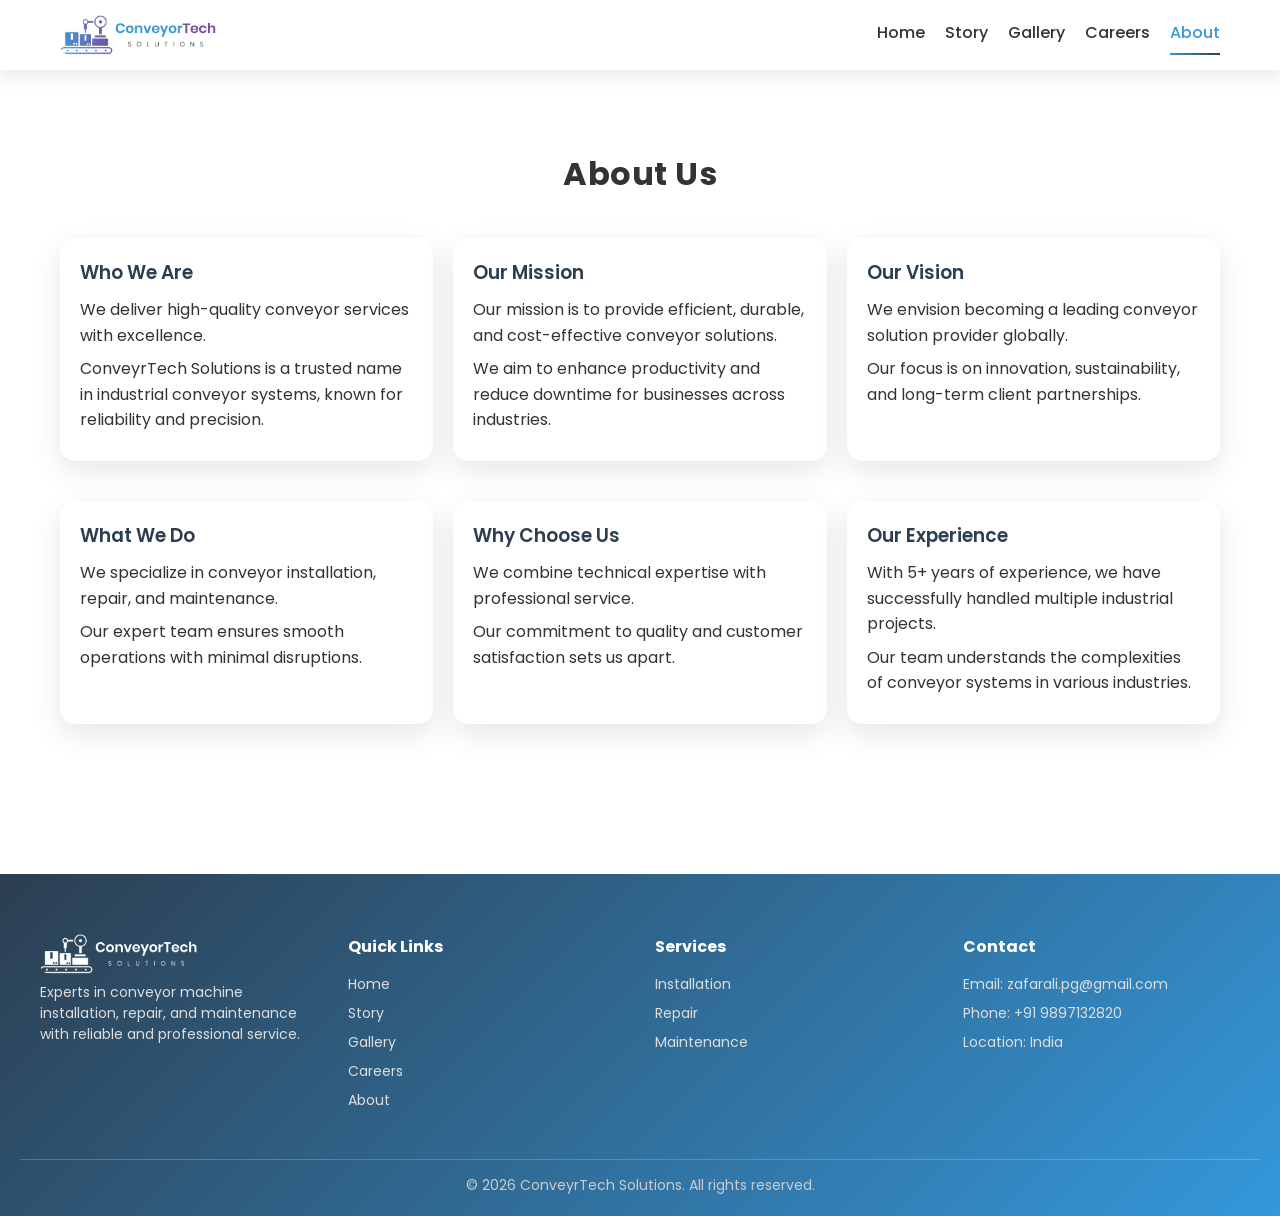
<file: about.html>
<!DOCTYPE html>
<html>
<head>
<title>About</title>
<link rel="stylesheet" href="style.css">
<link rel="preconnect" href="https://fonts.googleapis.com">
<link rel="preconnect" href="https://fonts.gstatic.com" crossorigin>
<link href="https://fonts.googleapis.com/css2?family=Poppins:wght@300;400;500;600;700&display=swap" rel="stylesheet">
</head>
<body>

<nav class="navbar">
<div class="nav-container">
<!-- <a href="index.html" class="logo">ConveyrTech</a> -->
    <a href="index.html" class="logo"><img src="assets/Navbar_Logo.png" alt=""></a>

<div class="nav-menu">
<a href="index.html" class="nav-link">Home</a>
<a href="story.html" class="nav-link">Story</a>
<a href="gallery.html" class="nav-link">Gallery</a>
<a href="careers.html" class="nav-link">Careers</a>
<a href="about.html" class="nav-link">About</a>
</div>
</div>
</nav>

<section class="section">
<h2 class="section-title">About Us</h2>

<div class="grid grid-2">

  <div class="card">
    <h3>Who We Are</h3>
    <p>We deliver high-quality conveyor services with excellence.</p>
    <p>ConveyrTech Solutions is a trusted name in industrial conveyor systems, known for reliability and precision.</p>
  </div>

  <div class="card">
    <h3>Our Mission</h3>
    <p>Our mission is to provide efficient, durable, and cost-effective conveyor solutions.</p>
    <p>We aim to enhance productivity and reduce downtime for businesses across industries.</p>
  </div>

  <div class="card">
    <h3>Our Vision</h3>
    <p>We envision becoming a leading conveyor solution provider globally.</p>
    <p>Our focus is on innovation, sustainability, and long-term client partnerships.</p>
  </div>

  <div class="card">
    <h3>What We Do</h3>
    <p>We specialize in conveyor installation, repair, and maintenance.</p>
    <p>Our expert team ensures smooth operations with minimal disruptions.</p>
  </div>

  <div class="card">
    <h3>Why Choose Us</h3>
    <p>We combine technical expertise with professional service.</p>
    <p>Our commitment to quality and customer satisfaction sets us apart.</p>
  </div>

  <div class="card">
    <h3>Our Experience</h3>
    <p>With 5+ years of experience, we have successfully handled multiple industrial projects.</p>
    <p>Our team understands the complexities of conveyor systems in various industries.</p>
  </div>

</div>

</section>
<footer class="footer">
  <div class="footer-container">

    <!-- Company Info -->
    <div class="footer-col">
      <!-- <h3 class="footer-logo">ConveyrTech</h3> -->
    <a href="index.html" class="logo"><img src="assets/Footer_Logo.png" alt=""></a>

      <p>Experts in conveyor machine installation, repair, and maintenance with reliable and professional service.</p>
    </div>

    <!-- Quick Links -->
    <div class="footer-col">
      <h4>Quick Links</h4>
      <a href="index.html">Home</a>
      <a href="story.html">Story</a>
      <a href="gallery.html">Gallery</a>
      <a href="careers.html">Careers</a>
      <a href="about.html">About</a>
    </div>

    <!-- Services -->
    <div class="footer-col">
      <h4>Services</h4>
      <p>Installation</p>
      <p>Repair</p>
      <p>Maintenance</p>
    </div>

    <!-- Contact -->
    <div class="footer-col">
      <h4>Contact</h4>
      <a href="mailto:zafarali.pg@gmail.com"><p>Email: zafarali.pg@gmail.com</p></a>
      <a href="https://wa.me/9897132820"><p>Phone: +91 9897132820</p> </a>
      <p>Location: India</p>
    </div>

  </div>

  <div class="footer-bottom">
    <p>© 2026 ConveyrTech Solutions. All rights reserved.</p>
  </div>
</footer>

<script src="script.js"></script>
</body>
</html>
</file>
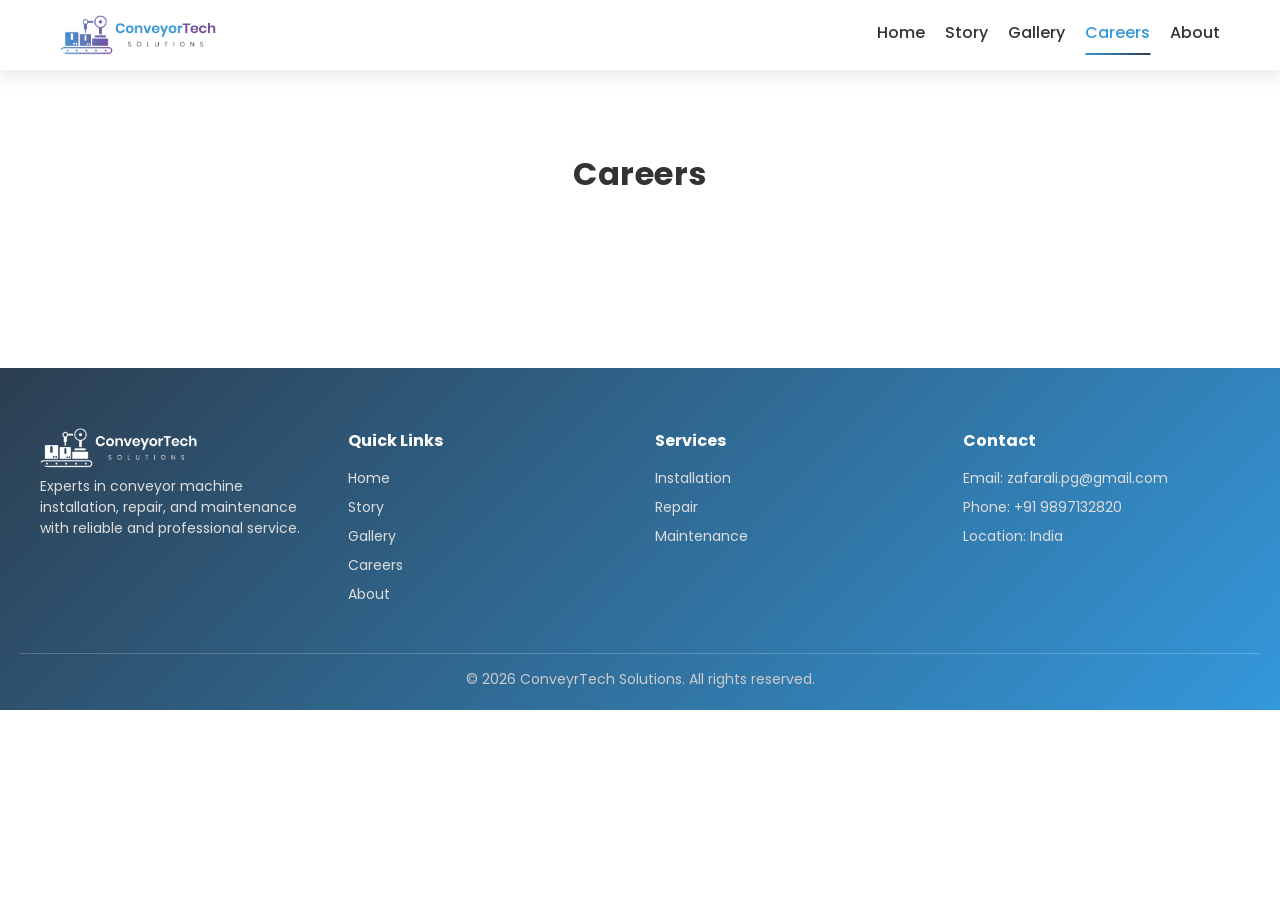
<file: careers.html>
<!DOCTYPE html>
<html>
<head>
<title>Careers</title>
<link rel="stylesheet" href="style.css">
<link rel="preconnect" href="https://fonts.googleapis.com">
<link rel="preconnect" href="https://fonts.gstatic.com" crossorigin>
<link href="https://fonts.googleapis.com/css2?family=Poppins:wght@300;400;500;600;700&display=swap" rel="stylesheet">
</head>
<body>

<nav class="navbar">
<div class="nav-container">
<!-- <a href="index.html" class="logo">ConveyrTech</a> -->
    <a href="index.html" class="logo"><img src="assets/Navbar_Logo.png" alt=""></a>

<div class="nav-menu">
<a href="index.html" class="nav-link">Home</a>
<a href="story.html" class="nav-link">Story</a>
<a href="gallery.html" class="nav-link">Gallery</a>
<a href="careers.html" class="nav-link">Careers</a>
<a href="about.html" class="nav-link">About</a>
</div>
</div>
</nav>

<section class="section">
<h2 class="section-title">Careers</h2>

<!-- Positions -->

<!-- 
<div class="card">
<h3>Technician</h3>
<p>Looking for skilled workers.</p>
</div> -->

</section>

<footer class="footer">
  <div class="footer-container">

    <!-- Company Info -->
    <div class="footer-col">
      <!-- <h3 class="footer-logo">ConveyrTech</h3> -->
    <a href="index.html" class="logo"><img src="assets/Footer_Logo.png" alt=""></a>

      <p>Experts in conveyor machine installation, repair, and maintenance with reliable and professional service.</p>
    </div>

    <!-- Quick Links -->
    <div class="footer-col">
      <h4>Quick Links</h4>
      <a href="index.html">Home</a>
      <a href="story.html">Story</a>
      <a href="gallery.html">Gallery</a>
      <a href="careers.html">Careers</a>
      <a href="about.html">About</a>
    </div>

    <!-- Services -->
    <div class="footer-col">
      <h4>Services</h4>
      <p>Installation</p>
      <p>Repair</p>
      <p>Maintenance</p>
    </div>

    <!-- Contact -->
    <div class="footer-col">
      <h4>Contact</h4>
      <a href="mailto:zafarali.pg@gmail.com"><p>Email: zafarali.pg@gmail.com</p></a>
      <a href="https://wa.me/9897132820"><p>Phone: +91 9897132820</p> </a>
      <p>Location: India</p>
    </div>

  </div>

  <div class="footer-bottom">
    <p>© 2026 ConveyrTech Solutions. All rights reserved.</p>
  </div>
</footer>

<script src="script.js"></script>
</body>
</html>
</file>
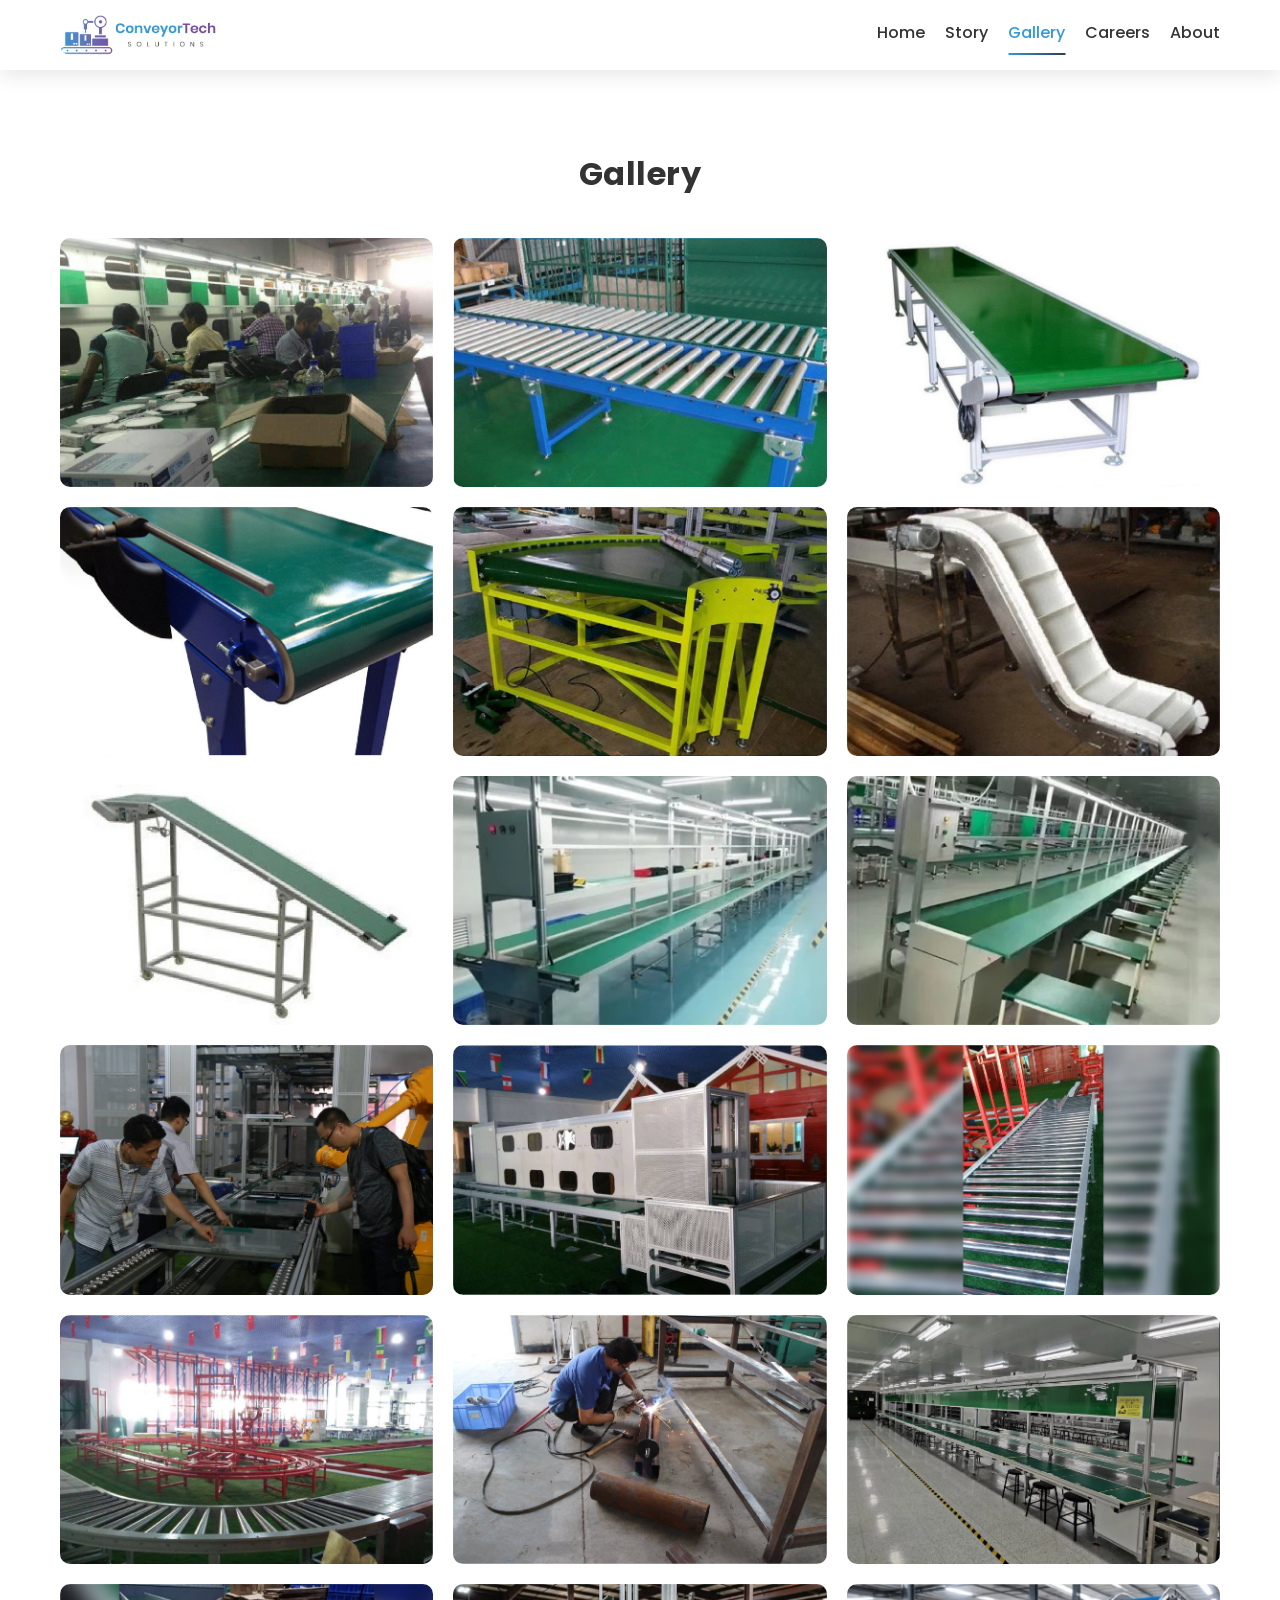
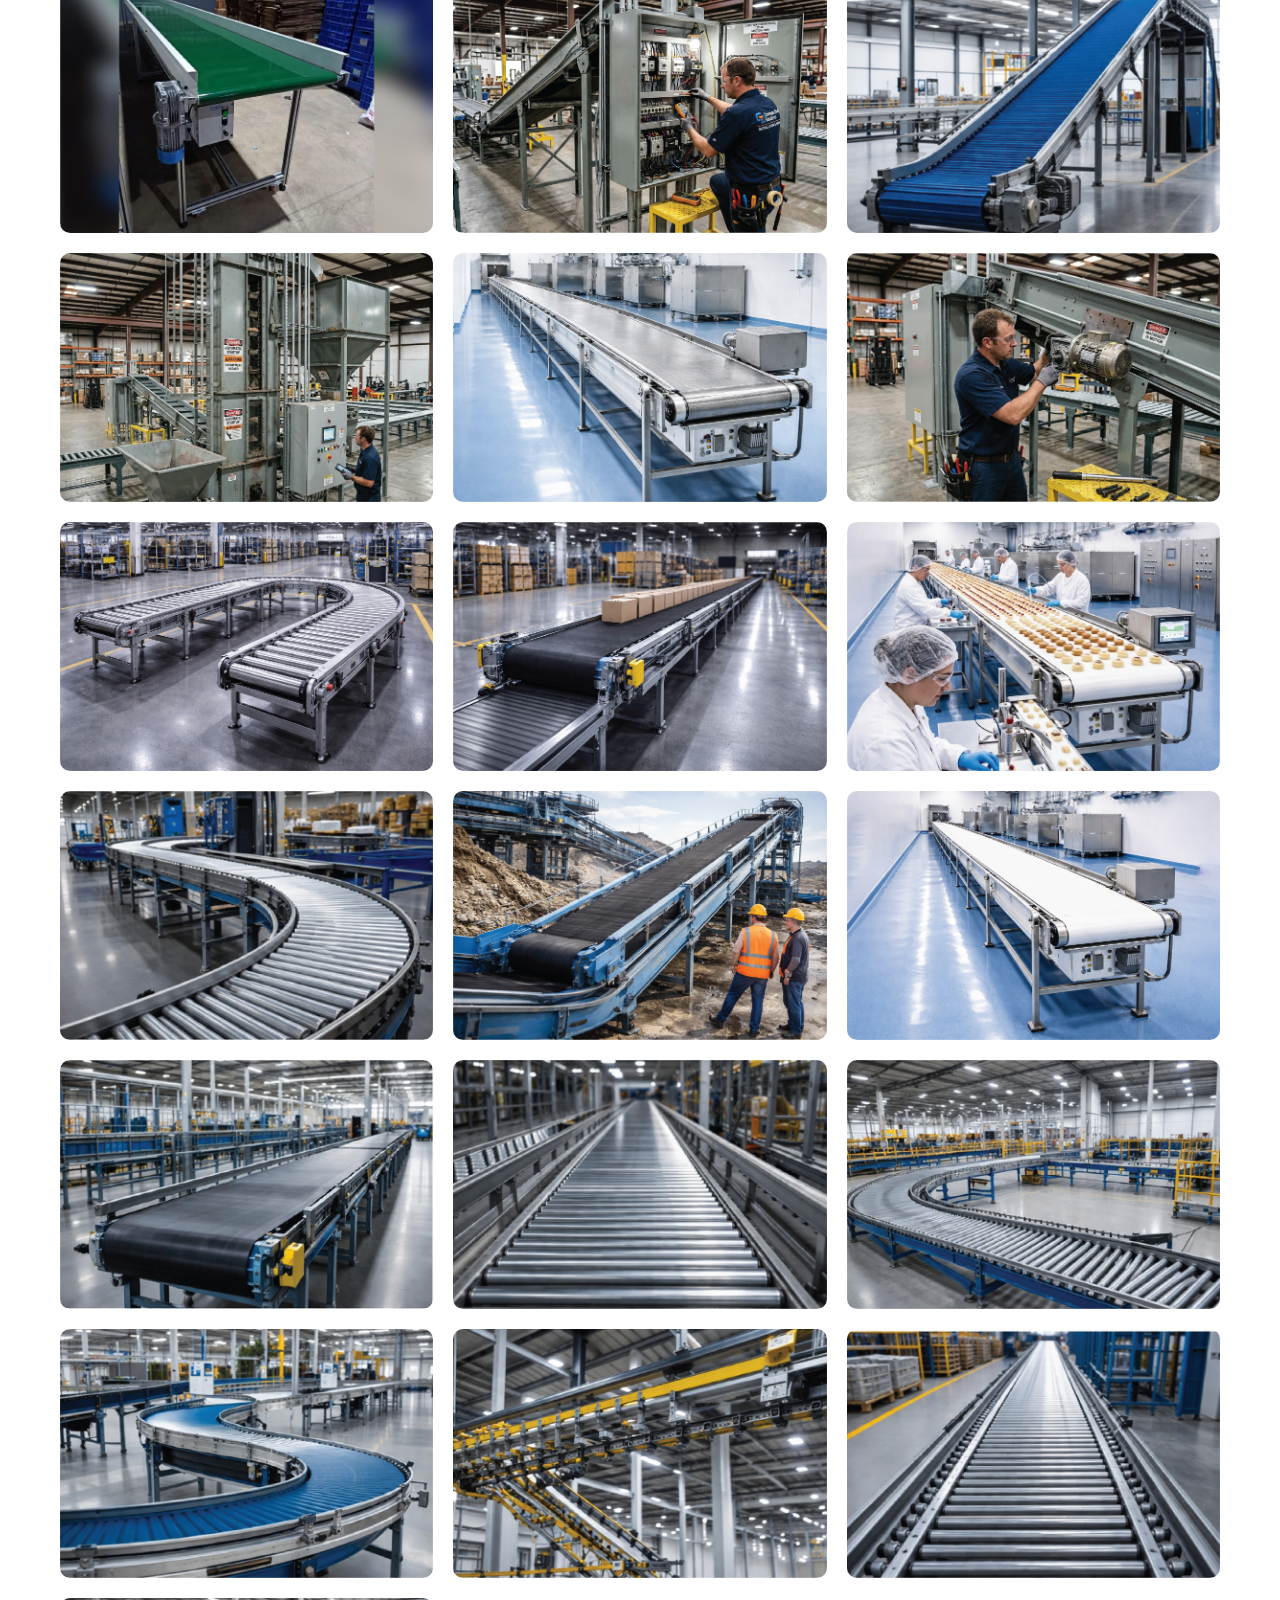
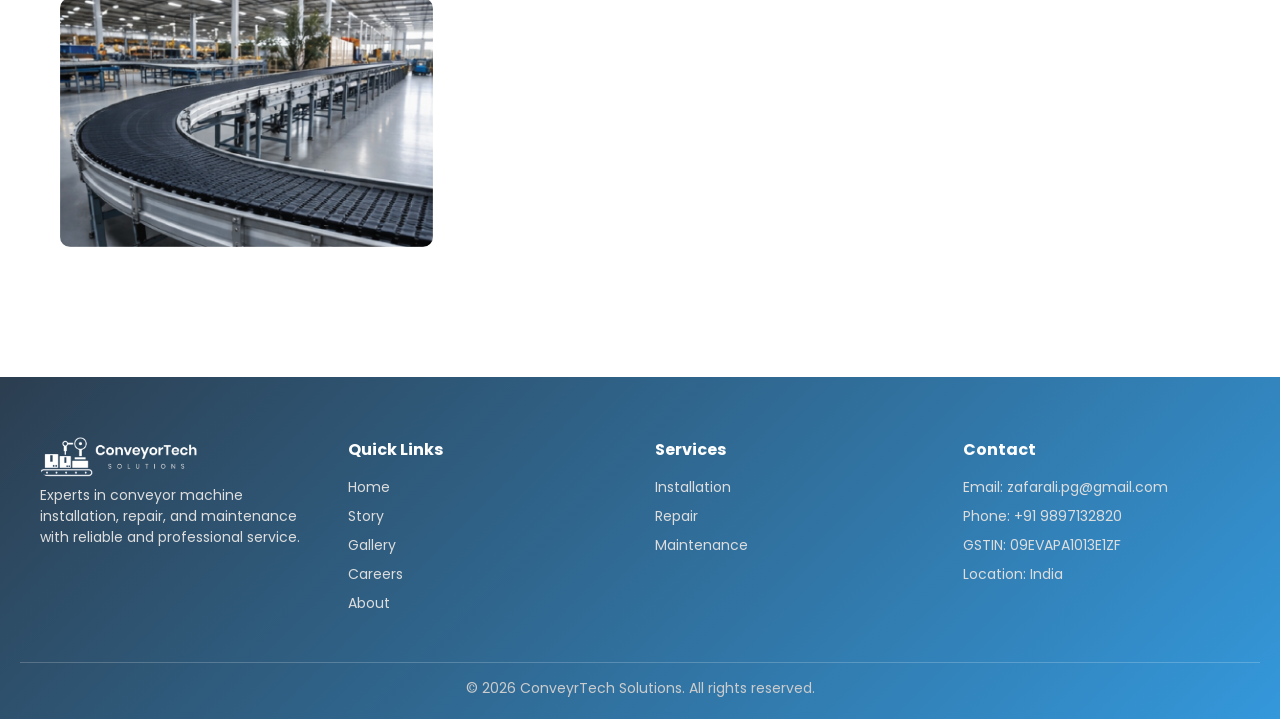
<file: gallery.html>
<!DOCTYPE html>
<html>
<head>
<title>Gallery</title>
<link rel="stylesheet" href="style.css">
<link rel="preconnect" href="https://fonts.googleapis.com">
<link rel="preconnect" href="https://fonts.gstatic.com" crossorigin>
<link href="https://fonts.googleapis.com/css2?family=Poppins:wght@300;400;500;600;700&display=swap" rel="stylesheet">
</head>
<body>

<nav class="navbar">
<div class="nav-container">
<!-- <a href="index.html" class="logo">ConveyrTech</a> -->
    <a href="index.html" class="logo"><img src="assets/Navbar_Logo.png" alt=""></a>

<div class="nav-menu">
<a href="index.html" class="nav-link">Home</a>
<a href="story.html" class="nav-link">Story</a>
<a href="gallery.html" class="nav-link">Gallery</a>
<a href="careers.html" class="nav-link">Careers</a>
<a href="about.html" class="nav-link">About</a>
</div>
</div>
</nav>

<section class="section">
<h2 class="section-title">Gallery</h2>

<div class="grid gallery-grid">
  <!-- 16 Images -->
  <img src="assets/300x200/43.png" class="gallery-img">
  <img src="assets/300x200/35.png" class="gallery-img">
  <img src="assets/300x200/36.png" class="gallery-img">

  <img src="assets/300x200/37.png" class="gallery-img">
  <img src="assets/300x200/38.png" class="gallery-img">
  <img src="assets/300x200/39.png" class="gallery-img">

  <img src="assets/300x200/40.png" class="gallery-img">
  <img src="assets/300x200/41.png" class="gallery-img">
  <img src="assets/300x200/42.png" class="gallery-img">

  <img src="assets/300x200/34.png" class="gallery-img">
  <img src="assets/300x200/44.png" class="gallery-img">
  <img src="assets/300x200/45.png" class="gallery-img">

  <img src="assets/300x200/46.png" class="gallery-img">
  <img src="assets/300x200/47.png" class="gallery-img">
  <img src="assets/300x200/48.png" class="gallery-img">

  <img src="assets//300x200/49.png" class="gallery-img">
  <img src="assets/300x200/3.png" class="gallery-img">
  <img src="assets/300x200/0.png" class="gallery-img">

  <img src="assets/300x200/2.png" class="gallery-img">
  <img src="assets/300x200/1.png" class="gallery-img">
  <img src="assets/300x200/4.png" class="gallery-img">

  <img src="assets/300x200/5.png" class="gallery-img">
  <img src="assets/300x200/6.png" class="gallery-img">
  <img src="assets/300x200/7.png" class="gallery-img">
  <img src="assets/300x200/9.png" class="gallery-img">

  <img src="assets/300x200/10.png" class="gallery-img">
  <img src="assets/300x200/11.png" class="gallery-img">
  <img src="assets/300x200/8.png" class="gallery-img">

  <img src="assets/300x200/13.png" class="gallery-img">
  <img src="assets/300x200/14.png" class="gallery-img">
  <img src="assets/300x200/12.png" class="gallery-img">

  <img src="assets/300x200/16.png" class="gallery-img">
  <img src="assets/300x200/17.png" class="gallery-img">
  <img src="assets/300x200/15.png" class="gallery-img">
  
  

</div>

<!-- Lightbox -->
<div id="lightbox">
  <span class="close">&times;</span>
  <img id="lightbox-img">
</div>

</section>

<footer class="footer">
  <div class="footer-container">

    <!-- Company Info -->
    <div class="footer-col">
      <!-- <h3 class="footer-logo">ConveyrTech</h3> -->
    <a href="index.html" class="logo"><img src="assets/Footer_Logo.png" alt=""></a>

      <p>Experts in conveyor machine installation, repair, and maintenance with reliable and professional service.</p>
    </div>

    <!-- Quick Links -->
    <div class="footer-col">
      <h4>Quick Links</h4>
      <a href="index.html">Home</a>
      <a href="story.html">Story</a>
      <a href="gallery.html">Gallery</a>
      <a href="careers.html">Careers</a>
      <a href="about.html">About</a>
    </div>

    <!-- Services -->
    <div class="footer-col">
      <h4>Services</h4>
      <p>Installation</p>
      <p>Repair</p>
      <p>Maintenance</p>
    </div>

    <!-- Contact -->
    <div class="footer-col">
      <h4>Contact</h4>
      <a href="mailto:zafarali.pg@gmail.com"><p>Email: zafarali.pg@gmail.com</p></a>
      <a href="https://wa.me/9897132820"><p>Phone: +91 9897132820</p></a>
      <p>GSTIN: 09EVAPA1013E1ZF</p>
      <p>Location: India</p>
    </div>

  </div>

  <div class="footer-bottom">
    <p>© 2026 ConveyrTech Solutions. All rights reserved.</p>
  </div>
</footer>

<script src="script.js"></script>
</body>
</html>
</file>
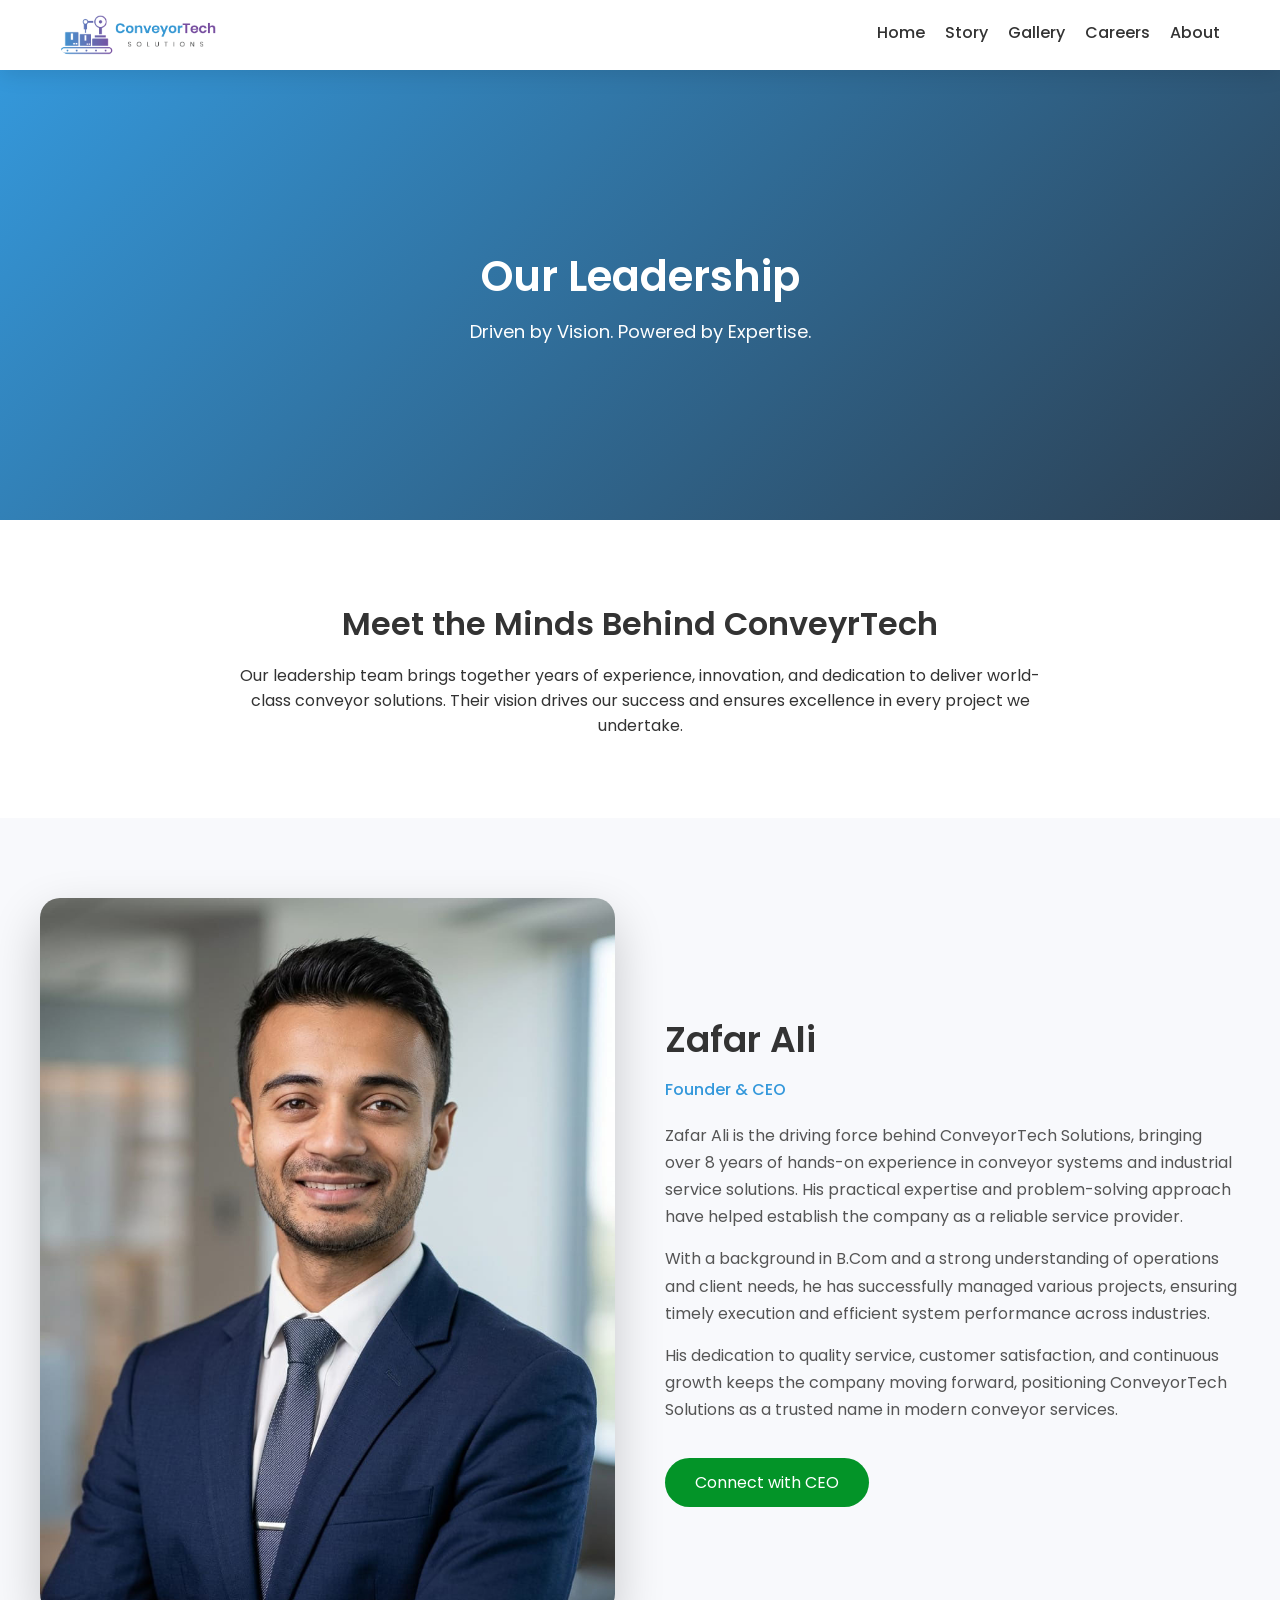
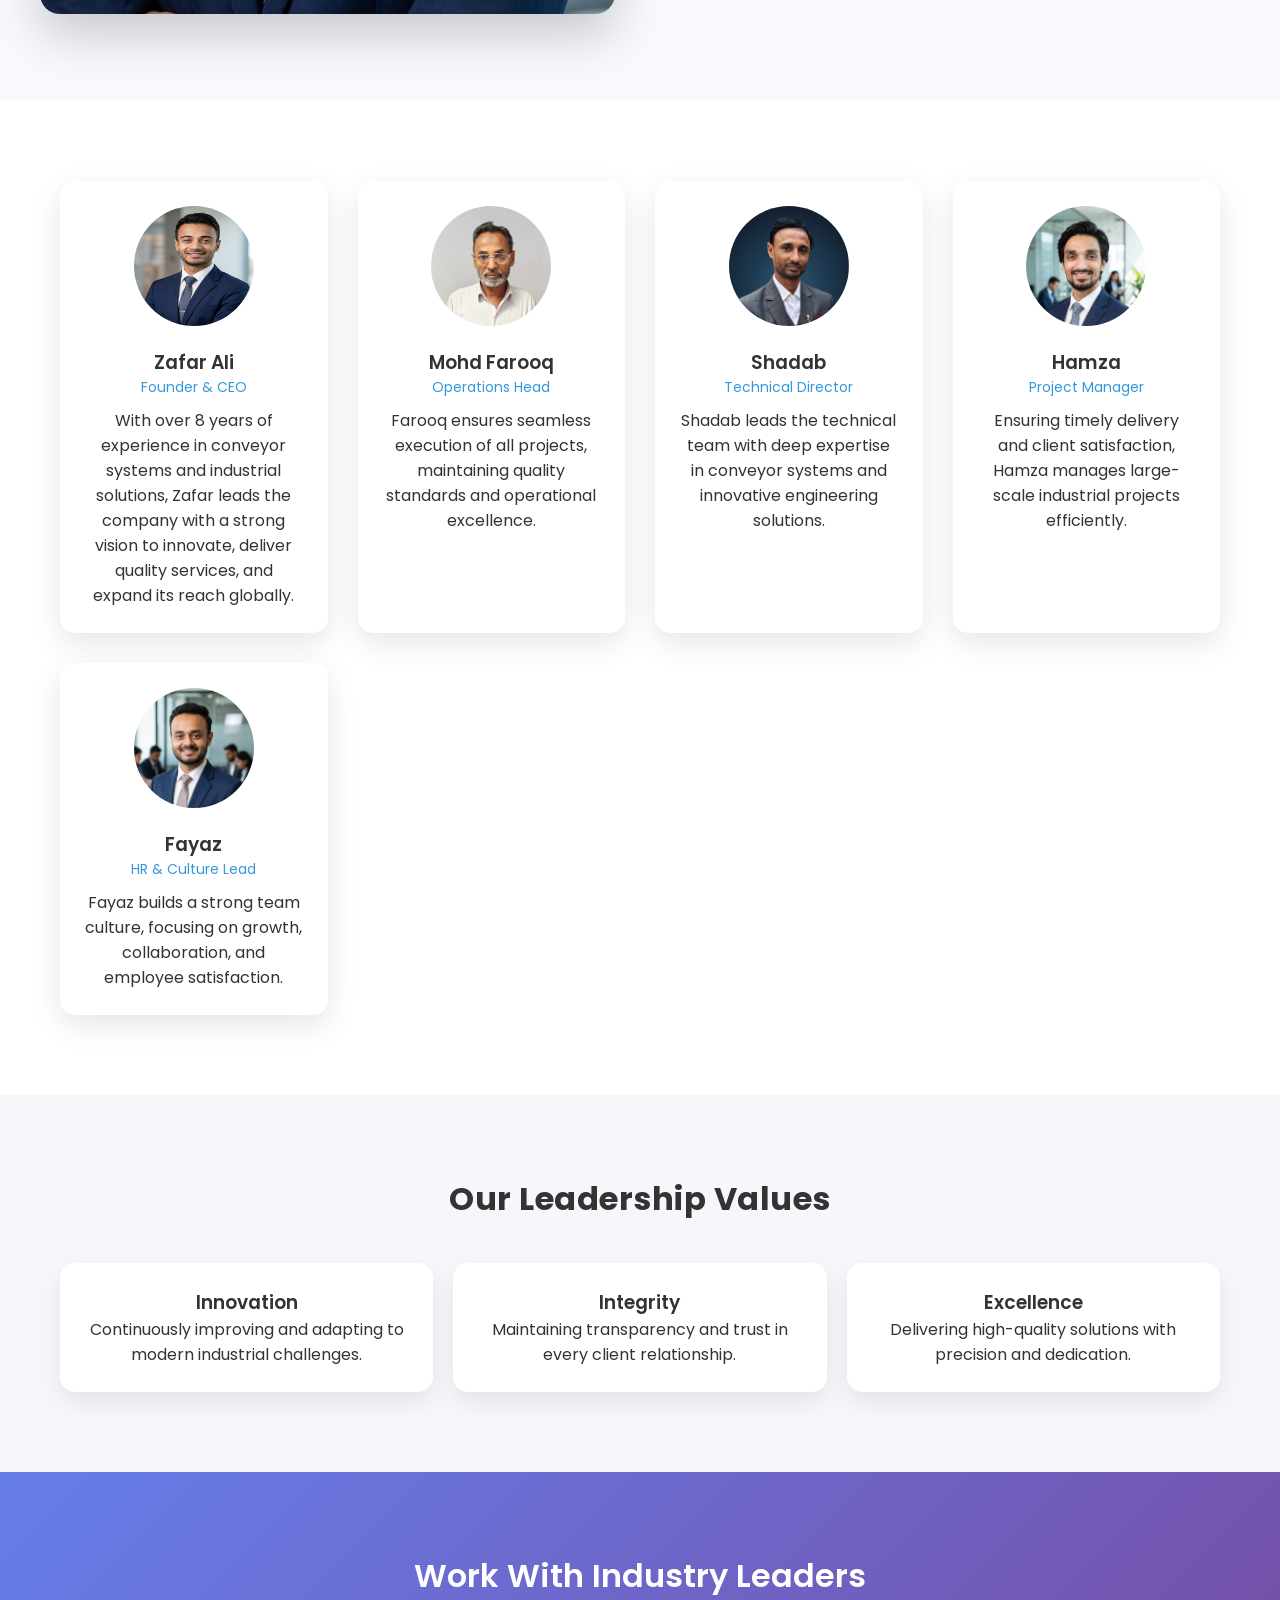
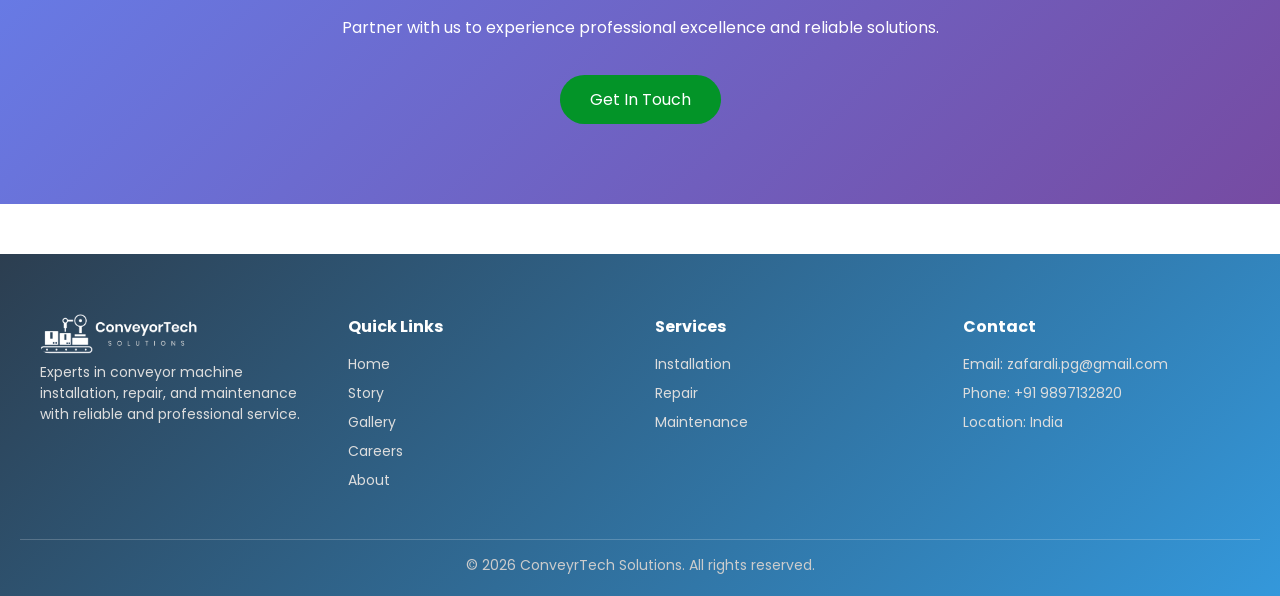
<file: leadership.html>
<!DOCTYPE html>
<html lang="en">
<head>
<link rel="preconnect" href="https://fonts.googleapis.com">
<link rel="preconnect" href="https://fonts.gstatic.com" crossorigin>
<link href="https://fonts.googleapis.com/css2?family=Poppins:wght@300;400;500;600;700&display=swap" rel="stylesheet">
<meta charset="UTF-8">
<title>Leadership - ConveyrTech Solutions</title>
<link rel="stylesheet" href="style.css">
</head>
<body>

<!-- NAVBAR -->
<nav class="navbar">
  <div class="nav-container">
    <!-- <a href="index.html" class="logo">ConveyrTech</a> -->
    <a href="index.html" class="logo"><img src="assets/Navbar_Logo.png" alt=""></a>

    <div class="nav-menu">
      <a href="index.html" class="nav-link">Home</a>
      <a href="story.html" class="nav-link">Story</a>
      <a href="gallery.html" class="nav-link">Gallery</a>
      <a href="careers.html" class="nav-link">Careers</a>
      <a href="about.html" class="nav-link">About</a>
    </div>
  </div>
</nav>

<!-- HERO -->
<section class="leadership-hero">
  <h1>Our Leadership</h1>
  <p>Driven by Vision. Powered by Expertise.</p>
</section>

<!-- INTRO -->
<section class="section">
  <div class="leadership-intro">
    <h2>Meet the Minds Behind ConveyrTech</h2>
    <p>
      Our leadership team brings together years of experience, innovation, and dedication 
      to deliver world-class conveyor solutions. Their vision drives our success and ensures 
      excellence in every project we undertake.
    </p>
  </div>
</section>

<!-- CEO Highlight -->
<section class="ceo-section">
  <div class="ceo-container">

    <!-- Image -->
    <div class="ceo-image">
      <img src="assets/CEO.jpeg" alt="CEO">
    </div>

    <!-- Content -->
    <div class="ceo-content">
      <h2>Zafar Ali</h2>
      <span class="ceo-role">Founder & CEO</span>

      <p>
        Zafar Ali is the driving force behind ConveyorTech Solutions, bringing over 8 years of hands-on experience in
        conveyor systems and industrial service solutions. His practical expertise and problem-solving approach have
        helped establish the company as a reliable service provider.
      </p>

      <p>
      With a background in B.Com and a strong understanding of operations and client needs, he has successfully
      managed various projects, ensuring timely execution and efficient system performance across industries.
    </p>

      <p>
      His dedication to quality service, customer satisfaction, and continuous growth keeps the company moving
      forward, positioning ConveyorTech Solutions as a trusted name in modern conveyor services.
    </p>

      <a href="#" class="cta-button">Connect with CEO</a>
    </div>

  </div>
</section>


<!-- LEADERS GRID -->
<section class="section">
  <div class="grid grid-3 leadership-grid">

    <!-- Leader 1 -->
    <div class="leader-card">
      <img src="assets/CEO.jpeg">
      <h3>Zafar Ali</h3>
      <span>Founder & CEO</span>
      <p>With over 8 years of experience in conveyor systems and industrial solutions, Zafar leads the
        company with a strong vision to innovate, deliver quality services, and expand its reach globally.</p>
    </div>

    <!-- Leader 2 -->
    <div class="leader-card">
      <img src="assets/Farroq.png">
      <h3>Mohd Farooq</h3>
      <span>Operations Head</span>
      <p>Farooq ensures seamless execution of all projects, maintaining quality standards and operational excellence.</p>
    </div>

    <!-- Leader 3 -->
    <div class="leader-card">
      <img src="assets/Shadab.png">
      <h3>Shadab</h3>
      <span>Technical Director</span>
      <p>Shadab leads the technical team with deep expertise in conveyor systems and innovative engineering solutions.</p>
    </div>

    <!-- Leader 4 -->
    <div class="leader-card">
      <img src="assets/Hamza.png">
      <h3>Hamza</h3>
      <span>Project Manager</span>
      <p>Ensuring timely delivery and client satisfaction, Hamza manages large-scale industrial projects efficiently.</p>
    </div>

    <!-- Leader 5 -->
    <div class="leader-card">
      <img src="assets/Fayaz.png">
      <h3>Fayaz</h3>
      <span>HR & Culture Lead</span>
      <p>Fayaz builds a strong team culture, focusing on growth, collaboration, and employee satisfaction.</p>
    </div>
  </div>
</section>

<!-- VALUES SECTION -->
<section class="leadership-values">
  <div class="section">
    <h2 class="section-title">Our Leadership Values</h2>

    <div class="grid grid-3">

      <div class="value-card">
        <h3>Innovation</h3>
        <p>Continuously improving and adapting to modern industrial challenges.</p>
      </div>

      <div class="value-card">
        <h3>Integrity</h3>
        <p>Maintaining transparency and trust in every client relationship.</p>
      </div>

      <div class="value-card">
        <h3>Excellence</h3>
        <p>Delivering high-quality solutions with precision and dedication.</p>
      </div>

    </div>
  </div>
</section>

<!-- CTA -->
<section class="leadership-cta">
  <h2>Work With Industry Leaders</h2>
  <p>Partner with us to experience professional excellence and reliable solutions.</p>
  <a href="https://wa.me/9897132820" class="cta-button">Get In Touch</a>
</section>

<footer class="footer">
  <div class="footer-container">

    <!-- Company Info -->
    <div class="footer-col">
      <!-- <h3 class="footer-logo">ConveyrTech</h3> -->
    <a href="index.html" class="logo"><img src="assets/Footer_Logo.png" alt=""></a>

      <p>Experts in conveyor machine installation, repair, and maintenance with reliable and professional service.</p>
    </div>

    <!-- Quick Links -->
    <div class="footer-col">
      <h4>Quick Links</h4>
      <a href="index.html">Home</a>
      <a href="story.html">Story</a>
      <a href="gallery.html">Gallery</a>
      <a href="careers.html">Careers</a>
      <a href="about.html">About</a>
    </div>

    <!-- Services -->
    <div class="footer-col">
      <h4>Services</h4>
      <p>Installation</p>
      <p>Repair</p>
      <p>Maintenance</p>
    </div>

    <!-- Contact -->
    <div class="footer-col">
      <h4>Contact</h4>
      <a href="mailto:zafarali.pg@gmail.com"><p>Email: zafarali.pg@gmail.com</p></a>
      <a href="https://wa.me/9897132820"><p>Phone: +91 9897132820</p> </a>
      <p>Location: India</p>
    </div>

  </div>

  <div class="footer-bottom">
    <p>© 2026 ConveyrTech Solutions. All rights reserved.</p>
  </div>
</footer>

<script src="script.js"></script>
</body>
</html>
</file>
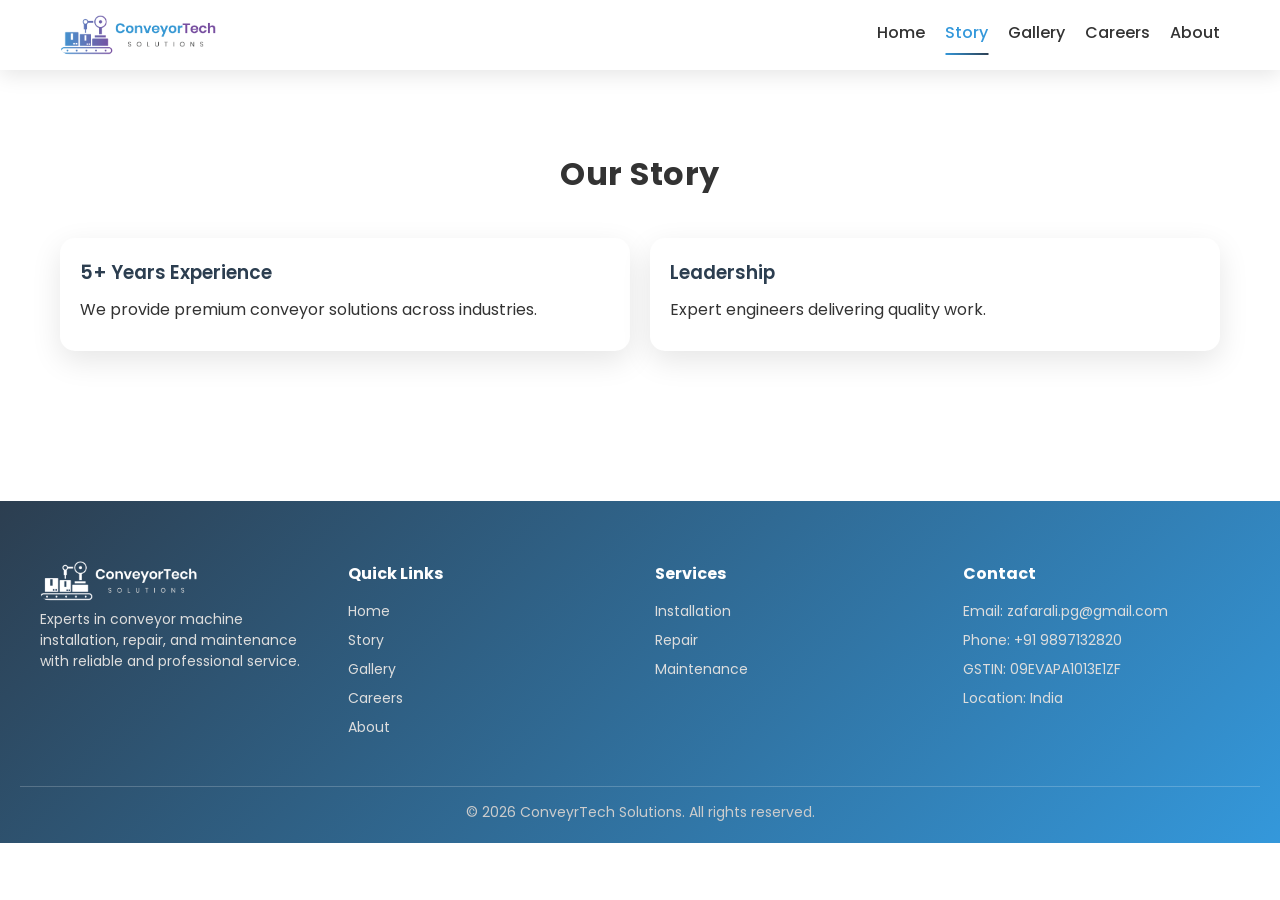
<file: story.html>
<!DOCTYPE html>
<html>
<head>
<title>Story</title>
<link rel="stylesheet" href="style.css">
<link rel="preconnect" href="https://fonts.googleapis.com">
<link rel="preconnect" href="https://fonts.gstatic.com" crossorigin>
<link href="https://fonts.googleapis.com/css2?family=Poppins:wght@300;400;500;600;700&display=swap" rel="stylesheet">
</head>
<body>

<nav class="navbar">
<div class="nav-container">
<!-- <a href="index.html" class="logo">ConveyrTech</a> -->
    <a href="index.html" class="logo"><img src="assets/Navbar_Logo.png" alt=""></a>
<div class="nav-menu">
<a href="index.html" class="nav-link">Home</a>
<a href="story.html" class="nav-link">Story</a>
<a href="gallery.html" class="nav-link">Gallery</a>
<a href="careers.html" class="nav-link">Careers</a>
<a href="about.html" class="nav-link">About</a>
</div>
</div>
</nav>

<section class="section">
<h2 class="section-title">Our Story</h2>

<div class="grid grid-2">
<div class="card">
<h3>5+ Years Experience</h3>
<p>We provide premium conveyor solutions across industries.</p>
</div>

<a href="leadership.html" class="card-link">
  <div class="card leadership-card">
    <h3>Leadership</h3>
    <p>Expert engineers delivering quality work.</p>
  </div>
</a>


</div>

</section>

<footer class="footer">
  <div class="footer-container">

    <!-- Company Info -->
    <div class="footer-col">
      <!-- <h3 class="footer-logo">ConveyrTech</h3> -->
    <a href="index.html" class="logo"><img src="assets/Footer_Logo.png" alt=""></a>

      <p>Experts in conveyor machine installation, repair, and maintenance with reliable and professional service.</p>
    </div>

    <!-- Quick Links -->
    <div class="footer-col">
      <h4>Quick Links</h4>
      <a href="index.html">Home</a>
      <a href="story.html">Story</a>
      <a href="gallery.html">Gallery</a>
      <a href="careers.html">Careers</a>
      <a href="about.html">About</a>
    </div>

    <!-- Services -->
    <div class="footer-col">
      <h4>Services</h4>
      <p>Installation</p>
      <p>Repair</p>
      <p>Maintenance</p>
    </div>

    <!-- Contact -->
    <div class="footer-col">
      <h4>Contact</h4>
      <a href="mailto:zafarali.pg@gmail.com"><p>Email: zafarali.pg@gmail.com</p></a>
      <a href="https://wa.me/9897132820"><p>Phone: +91 9897132820</p></a>
      <p>GSTIN: 09EVAPA1013E1ZF</p>
      <p>Location: India</p>
    </div>

  </div>

  <div class="footer-bottom">
    <p>© 2026 ConveyrTech Solutions. All rights reserved.</p>
  </div>
</footer>

<script src="script.js"></script>
</body>
</html>
</file>
<file: style.css>
* {
    margin: 0;
    padding: 0;
    box-sizing: border-box;
  }
  
  body {
    font-family: 'Poppins', sans-serif;
    color: #333;
    animation: fadeInPage 0.5s ease;
  }

  h1, h2, h3 {
    font-weight: 600;
  }
  
  .nav-link {
    font-weight: 500;
  }
  
  p {
    font-weight: 400;
  }

  .section-title {
    font-weight: 700;
    letter-spacing: 0.5px;
  }
  
  
  /* Page Animation */
  @keyframes fadeInPage {
    from { opacity: 0; transform: translateY(20px);}
    to { opacity: 1; transform: translateY(0);}
  }
  
  /* Navbar */
  .navbar {
    position: sticky;
    top: 0;
    background: white;
    padding: 15px 0;
    box-shadow: 0 5px 20px rgba(0,0,0,0.1);
    z-index: 1000;
  }
  
  .nav-container {
    max-width: 1200px;
    margin: auto;
    display: flex;
    justify-content: space-between;
    padding: 0 20px;
  }
  
  /* .logo {
    font-size: 24px;
    font-weight: bold;
    color: #3498db;
    text-decoration: none;
  }
   */

   .logo {
  display: flex;
  align-items: center;
}


   .logo img {
  height: 40px;   /* Control logo size */
  width: auto;    /* Maintain aspect ratio */
  display: block;
}

  .nav-menu {
    display: flex;
    gap: 20px;
  }
  
  .nav-link {
    position: relative;
    text-decoration: none;
    color: #333;
    font-weight: 500;
    padding: 5px 0;
    transition: color 0.3s ease;
  }
  
  /* Hover color */
  .nav-link:hover {
    color: #3498db;
  }
  
  /* Underline animation */
  .nav-link::after {
    content: "";
    position: absolute;
    left: 50%;
    transform: translateX(-50%);
    bottom: 0;
    width: 0%;
    height: 2px;
    background: linear-gradient(45deg, #3498db, #2c3e50);
    transition: width 0.3s ease;
  }
  
  .nav-link:hover::after,
.nav-link.active::after {
  width: 100%;
}

  /* On hover → expand line */
  .nav-link:hover::after {
    width: 100%;
  }
  
  /* Active link → keep line visible */
  .nav-link.active::after {
    width: 100%;
  }
  
  /* Active link color */
  .nav-link.active {
    color: #3498db;
  }
  
/*  .nav-link.active {
    color: #3498db;
  }
  */
  /* Sections */
  .section {
    padding: 80px 20px;
    max-width: 1200px;
    margin: auto;
  }
  
  .section-title {
    text-align: center;
    font-size: 32px;
    margin-bottom: 40px;
  }
  
  /* Hero */
  .hero {
  position: relative;
  height: 90vh;
  display: flex;
  align-items: center;
  justify-content: center;
  overflow: hidden;
  color: white;
  text-align: center;
}

/* Video styling */
.hero-video {
  position: absolute;
  top: 0;
  left: 0;
  width: 100%;
  height: 100%;
  object-fit: cover; /* Makes video cover full area */
  z-index: -1;
}

/* Optional overlay for better text visibility */
.hero::before {
  content: "";
  position: absolute;
  width: 100%;
  height: 100%;
  background: rgba(0, 0, 0, 0.5); /* dark overlay */
  z-index: 0;
}


/* Content stays above video */
.hero-content {
  position: relative;
  z-index: 1;
}

.hero h1 {
  font-size: 48px;
}

/* Zoom Effect

.hero-video {
  animation: zoomVideo 20s ease-in-out infinite alternate;
}

@keyframes zoomVideo {
  from {
    transform: scale(1);
  }
  to {
    transform: scale(1.1);
  }
}
*/

.cta-button { 
  margin-top: 20px; 
  display: inline-block;
  padding: 12px 30px;
  background: #039428;
  color: white;
  border-radius: 50px;
  text-decoration: none; 
}

.cta-button {
  display: inline-flex;
  align-items: center;
  gap: 8px;
}

.cta-button {
  transition: all 0.3s ease;
}

.cta-button:hover {
  background:  #3498db;
  transform: scale(1.05);
}

/*Our Services */

.container {
  max-width: 1200px;
  margin: 0 auto;
  padding: 0 20px;
}

.services {
  padding: 80px 0; /* remove side padding */
  background: #f8f9fb;
  text-align: center;
}


.services h2 {
  font-size: 36px;
  margin-bottom: 40px;
}

/* For Vertical Services 6
 .service-container {
  display: grid;
  grid-template-columns: repeat(auto-fit, minmax(250px, 1fr));
  gap: 25px;
} */

.service-container {
  display: grid;
  grid-template-columns: repeat(3, 1fr); /* 3 columns */
  gap: 25px;
}

/* Tablet */
@media (max-width: 992px) {
  .service-container {
    grid-template-columns: repeat(2, 1fr); /* 2 columns */
  }
}

/* Mobile */
@media (max-width: 576px) {
  .service-container {
    grid-template-columns: 1fr; /* 1 column */
  }
}


.service-card {
  background: white;
  padding: 30px 20px;
  border-radius: 12px;
  transition: 0.3s ease;
  box-shadow: 0 5px 20px rgba(0,0,0,0.08);
}

.service-card:hover {
  transform: translateY(-8px);
  box-shadow: 0 10px 30px rgba(0,0,0,0.15);
}

.service-card .icon {
  font-size: 40px;
  margin-bottom: 15px;
}

.service-card h3 {
  margin-bottom: 10px;
  font-size: 20px;
}

.service-card p {
  font-size: 14px;
  color: #555;
}


/* Why Choose Us */
.why-choose {
  padding: 80px 0; /* remove side padding */
  background: white;
}


.why-container {
  display: flex;
  align-items: center;
  justify-content: space-between;
  flex-wrap: wrap;
  gap: 40px;
}

.why-text {
  flex: 1;
}

.why-text h2 {
  font-size: 36px;
  margin-bottom: 20px;
}

.why-text ul {
  list-style: none;
  padding: 0;
}

.why-text li {
  font-size: 16px;
  margin-bottom: 12px;
  color: #333;
}

/* Cards */
  .card {
    background: white;
    padding: 20px;
    border-radius: 15px;
    box-shadow: 0 10px 30px rgba(0,0,0,0.1);
    margin-bottom: 20px;
  }
  .card h3 {
  margin-bottom: 10px;
  color: #2c3e50;
}

.card p {
  margin-bottom: 8px;
  line-height: 1.6;
}

/* Hover effect */
.card {
  transition: transform 0.3s ease, box-shadow 0.3s ease;
}

.card:hover {
  transform: translateY(-5px);
  box-shadow: 0 15px 35px rgba(0,0,0,0.15);
}


  /* Grid */
  .grid {
    display: grid;
    gap: 20px;
  }
  
  .grid-2 {
    grid-template-columns: repeat(auto-fit, minmax(300px, 1fr));
  }
  
  .grid-3 {
    grid-template-columns: repeat(auto-fit, minmax(250px, 1fr));
  }
  
  /* Images */
  img {
    width: 100%;
    border-radius: 10px;
  }
  
  /* Responsive */
  @media(max-width:768px){
    .hero h1 {
      font-size: 32px;
    }
  }
  

  /* 4x4 Gallery Grid */
/* Gallery Grid */
.gallery-grid {
  display: grid; /* IMPORTANT FIX */
  grid-template-columns: repeat(3, 1fr);
  gap: 20px;
}

/* Image hover animation */
.gallery-img {
  cursor: pointer;
  transition: transform 0.3s ease, box-shadow 0.3s ease;
}

.gallery-img:hover {
  transform: scale(1.05);
  box-shadow: 0 10px 25px rgba(0,0,0,0.2);
}

/* Responsive */
@media(max-width:768px){
  .gallery-grid {
    grid-template-columns: repeat(2, 1fr);
  }
}

/* Lightbox Background */
#lightbox {
  position: fixed;
  top: 0;
  left: 0;
  width: 100%;
  height: 100%;
  background: rgba(0,0,0,0.9);
  display: none;
  align-items: center;
  justify-content: center;
  z-index: 2000;
  animation: fadeInPage 0.3s ease;
overflow: hidden;
}

/* Lightbox image default */
/* Image */
#lightbox-img {
  max-width: 90%;
  max-height: 80%;
  border-radius: 10px;
  transition: transform 0.25s ease-out;
  cursor: zoom-in;
  transform-origin: center center;
}

/* Zoomed */
#lightbox-img.zoomed {
  cursor: grab;
}


/* Close Button */
#lightbox .close {
  position: absolute;
  top: 30px;
  right: 40px;
  font-size: 40px;
  color: white;
  cursor: pointer;
}

/* Zoom Animation */
@keyframes zoomIn {
  to {
    transform: scale(1);
  }
}

/* Responsive */
@media(max-width:768px){
  .gallery-grid {
    grid-template-columns: repeat(2, 1fr);
  }
}


/* CTA  */

.cta {
  background: linear-gradient(135deg, #667eea, #764ba2);
  color: white;
  text-align: center;
  padding: 80px 0;
}

.cta h2 {
  font-size: 36px;
  margin-bottom: 15px;
}

.cta p {
  font-size: 16px;
  margin-bottom: 30px;
  opacity: 0.9;
}

.cta-buttons {
  display: flex;
  justify-content: center;
  gap: 20px;
  flex-wrap: wrap;
}

.btn {
  padding: 12px 28px;
  border-radius: 50px;
  text-decoration: none;
  font-weight: bold;
  transition: 0.3s ease;
}

.btn.primary {
  background: white;
  color: #333;
}

.btn.primary:hover {
  background: #f1f1f1;
  transform: scale(1.05);
}

.btn.secondary {
  border: 2px solid white;
  color: white;
}

.btn.secondary:hover {
  background: white;
  color: #333;
  transform: scale(1.05);
}

/* Stats Container */
.stats {
  padding: 80px 0;
  background: #f8f9fb;
  text-align: center;
}

.stats-container {
  display: grid;
  grid-template-columns: repeat(4, 1fr);
  gap: 20px;
}

/* Tablet */
@media (max-width: 992px) {
  .stats-container {
    grid-template-columns: repeat(2, 1fr);
  }
}

/* Mobile */
@media (max-width: 576px) {
  .stats-container {
    grid-template-columns: 1fr;
  }
}

.stat-box {
  background: white;
  padding: 30px 20px;
  border-radius: 12px;
  box-shadow: 0 5px 20px rgba(0,0,0,0.08);
  transition: 0.3s ease;
}

.stat-box:hover {
  transform: translateY(-5px);
}

.stat-box h3 {
  font-size: 32px;
  color: #3498db;
  margin-bottom: 10px;
}

.stat-box p {
  font-size: 14px;
  color: #555;
}


/* Footer */
.footer {
  background: linear-gradient(135deg, #2c3e50, #3498db);
  color: white;
  padding: 60px 20px 20px;
  margin-top: 50px;
}

.footer-container {
  max-width: 1200px;
  margin: auto;
  display: grid;
  grid-template-columns: repeat(4, 1fr);
  gap: 30px;
}

.footer-col h3,
.footer-col h4 {
  margin-bottom: 15px;
}

.footer-logo {
  font-size: 22px;
  font-weight: 700;
}

.footer-col p,
.footer-col a {
  font-size: 14px;
  color: #ddd;
  text-decoration: none;
  margin-bottom: 8px;
  display: block;
  transition: color 0.3s ease;
}

/* Hover */
.footer-col a:hover {
  color: white;
}

.footer-col a p:hover {
  color: white;
}

/* Bottom */
.footer-bottom {
  text-align: center;
  margin-top: 40px;
  font-size: 14px;
  border-top: 1px solid rgba(255,255,255,0.2);
  padding-top: 15px;
  color: #ccc;
}

/* Responsive */
@media(max-width:768px){
  .footer-container {
    grid-template-columns: repeat(2, 1fr);
  }
}

@media(max-width:500px){
  .footer-container {
    grid-template-columns: 1fr;
    text-align: center;
  }
}



/* Info Sections */
.info-section {
  padding: 80px 20px;
}

.info-container {
  max-width: 1200px;
  margin: auto;
  display: flex;
  align-items: center;
  gap: 40px;
}

/* Reverse layout */
.info-container.reverse {
  flex-direction: row-reverse;
}

/* Text */
.info-text {
  flex: 1;
}

.info-text h2 {
  font-size: 32px;
  margin-bottom: 15px;
}

.info-text p {
  font-size: 16px;
  color: #555;
  line-height: 1.6;
}

/* Image */
.info-image {
  flex: 1;
}

.info-image img {
  width: 100%;
  border-radius: 15px;
  box-shadow: 0 10px 30px rgba(0,0,0,0.15);
  transition: transform 0.3s ease;
}

.info-image img:hover {
  transform: scale(1.05);
}

/* Responsive */
@media(max-width:768px){
  .info-container {
    flex-direction: column;
    text-align: center;
  }

  .info-container.reverse {
    flex-direction: column;
  }
}

/* ================= CLIENT LOGO SLIDER ================= */

.clients-section {
  padding: 60px 20px;
  background: #fff;
  text-align: center;
}

.clients-title {
  font-size: 32px;
  margin-bottom: 40px;
  background: linear-gradient(45deg, #3498db, #2c3e50);
  -webkit-background-clip: text;
  color: transparent;
}

/* Slider container */
.slider {
  overflow: hidden;
  position: relative;
  width: 100%;
  max-width: 1200px; /* match your container */
  margin: 0 auto;
}


/* Track */
.slide-track {
  display: flex;
  width: calc(250px * 16); /* total logos (8 original + 8 duplicate) */
  animation: scroll 40s linear infinite; /* For speed of logo sliders*/
  /* animation-direction: reverse; */

}


/* Pause on hover */
.slider:hover .slide-track {
  animation-play-state: paused;
}

/* Logos */
.client-logo {
  height: 60px;
  width: 250px; /* FIXED WIDTH IMPORTANT */
  margin: 0;
  object-fit: contain;

  filter: grayscale(100%);
  opacity: 0.6;
  transition: all 0.3s ease;
}


.client-logo:hover {
  filter: grayscale(0%);
  opacity: 1;
  transform: scale(1.15);
}

/* 🔥 SEAMLESS INFINITE LOOP */
@keyframes scroll {
  0% {
    transform: translateX(0);
  }
  100% {
    transform: translateX(-50%);
  }
}


/* 🔥 OPTIONAL PREMIUM FADE EDGES */
.slider::before,
.slider::after {
  content: "";
  position: absolute;
  top: 0;
  width: 100px;
  height: 100%;
  z-index: 2;
  pointer-events: none;
}

.slider::before {
  left: 0;
  background: linear-gradient(to right, #fff, transparent);
}

.slider::after {
  right: 0;
  background: linear-gradient(to left, #fff, transparent);
}



/* Section */
.testimonial-section {
  padding: 80px 20px;
  background: linear-gradient(135deg, #667eea, #764ba2);
  color: white;
  text-align: center;
}

.testimonial-title {
  font-size: 32px;
  margin-bottom: 40px;
}

/* Wrapper */
.testimonial-wrapper {
  position: relative;
  max-width: 1000px;
  margin: auto;
  overflow: hidden;
}

/* Container */
.testimonial-container {
  overflow: hidden;
}

/* Track */
.testimonial-track {
  display: flex;
  transition: transform 0.5s ease;
}

/* Each Slide (2 cards) */
.testimonial-slide {
  min-width: 100%;
  display: grid;
  grid-template-columns: repeat(2, 1fr);
  gap: 20px;
}

/* Card */
.testimonial-card {
  background: rgba(255,255,255,0.1);
  padding: 25px;
  border-radius: 15px;
  backdrop-filter: blur(10px);
}

/* Avatar */
.client-avatar {
  width: 70px;
  height: 70px;
  border-radius: 50%;
  margin-bottom: 10px;
}

/* Stars */
.stars {
  color: gold;
  margin: 10px 0;
}

/* Buttons */
.nav-btn {
  position: absolute;
  top: 50%;
  transform: translateY(-50%);
  background: rgba(255,255,255,0.2);
  border: none;
  color: white;
  font-size: 30px;
  padding: 10px 15px;
  cursor: pointer;
  border-radius: 50%;
}

.prev { left: -10px; }
.next { right: -10px; }

/* Mobile */
@media(max-width:768px){
  .testimonial-slide {
    grid-template-columns: 1fr;
  }
}


/* HERO */
.leadership-hero {
  height: 50vh;
  background: linear-gradient(135deg, #3498db, #2c3e50);
  display: flex;
  flex-direction: column;
  align-items: center;
  justify-content: center;
  color: white;
  text-align: center;
}

.leadership-hero h1 {
  font-size: 42px;
}

.leadership-hero p {
  margin-top: 10px;
  font-size: 18px;
}

/* INTRO */
.leadership-intro {
  text-align: center;
  max-width: 800px;
  margin: auto;
}

.leadership-intro h2 {
  font-size: 32px;
  margin-bottom: 15px;
}

/* GRID */
.leadership-grid {
  gap: 30px;
}

/* LEADER CARD */
.leader-card {
  background: white;
  padding: 25px;
  border-radius: 15px;
  text-align: center;
  box-shadow: 0 10px 30px rgba(0,0,0,0.1);
  transition: 0.3s;
}

.leader-card:hover {
  transform: translateY(-10px);
  box-shadow: 0 20px 40px rgba(0,0,0,0.15);
}

.leader-card img {
  width: 120px;
  height: 120px;
  border-radius: 50%;
  margin-bottom: 15px;
}

.leader-card span {
  display: block;
  color: #3498db;
  font-size: 14px;
  margin-bottom: 10px;
}

/* VALUES */
.leadership-values {
  background: #f5f7fa;
}

.value-card {
  background: white;
  padding: 25px;
  border-radius: 15px;
  text-align: center;
  box-shadow: 0 10px 25px rgba(0,0,0,0.08);
}

/* CTA */
.leadership-cta {
  padding: 80px 20px;
  text-align: center;
  background: linear-gradient(135deg, #667eea, #764ba2);
  color: white;
}

.leadership-cta h2 {
  font-size: 32px;
}

.leadership-cta p {
  margin: 15px 0;
}


/* CEO SECTION */
.ceo-section {
  padding: 80px 20px;
  background: #f8f9fc;
}

.ceo-container {
  max-width: 1200px;
  margin: auto;
  display: flex;
  align-items: center;
  gap: 50px;
}

/* Image */
.ceo-image {
  flex: 1;
}

.ceo-image img {
  width: 100%;
  border-radius: 20px;
  box-shadow: 0 20px 50px rgba(0,0,0,0.2);
}

/* Content */
.ceo-content {
  flex: 1;
}

.ceo-content h2 {
  font-size: 36px;
}

.ceo-role {
  display: block;
  color: #3498db;
  margin: 10px 0 20px;
  font-weight: 500;
}

.ceo-content p {
  margin-bottom: 15px;
  line-height: 1.7;
  color: #555;
}

/* Hover subtle animation */
.ceo-image img:hover {
  transform: scale(1.03);
  transition: 0.3s;
}

/* Responsive */
@media(max-width:768px){
  .ceo-container {
    flex-direction: column;
    text-align: center;
  }
}


.card-link {
  text-decoration: none;
  color: inherit;
  display: block;
}

.card-link .card {
  cursor: pointer;
}

.card-link .card:hover {
  transform: translateY(-5px);
  box-shadow: 0 15px 35px rgba(0,0,0,0.15);
}


/* Leadership Card Special Effect */
.leadership-card {
  position: relative;
  overflow: hidden;
  z-index: 1;
  transition: color 0.3s ease;
}

/* Background fill layer */
.leadership-card::before {
  content: "";
  position: absolute;
  top: 0;
  left: -100%;
  width: 100%;
  height: 100%;
  background: linear-gradient(135deg, #3498db, #2c3e50);
  transition: all 0.4s ease;
  z-index: -1;
}

/* Hover effect */
.leadership-card:hover::before {
  left: 0;
}

/* Text color change */
.leadership-card:hover {
  color: white;
}

/* Smooth feel */
.leadership-card h3,
.leadership-card p {
  transition: color 0.3s ease;
}

.leadership-card:hover {
  box-shadow: 0 20px 40px rgba(52, 152, 219, 0.4);
  transform: translateY(-5px);
}
</file>
